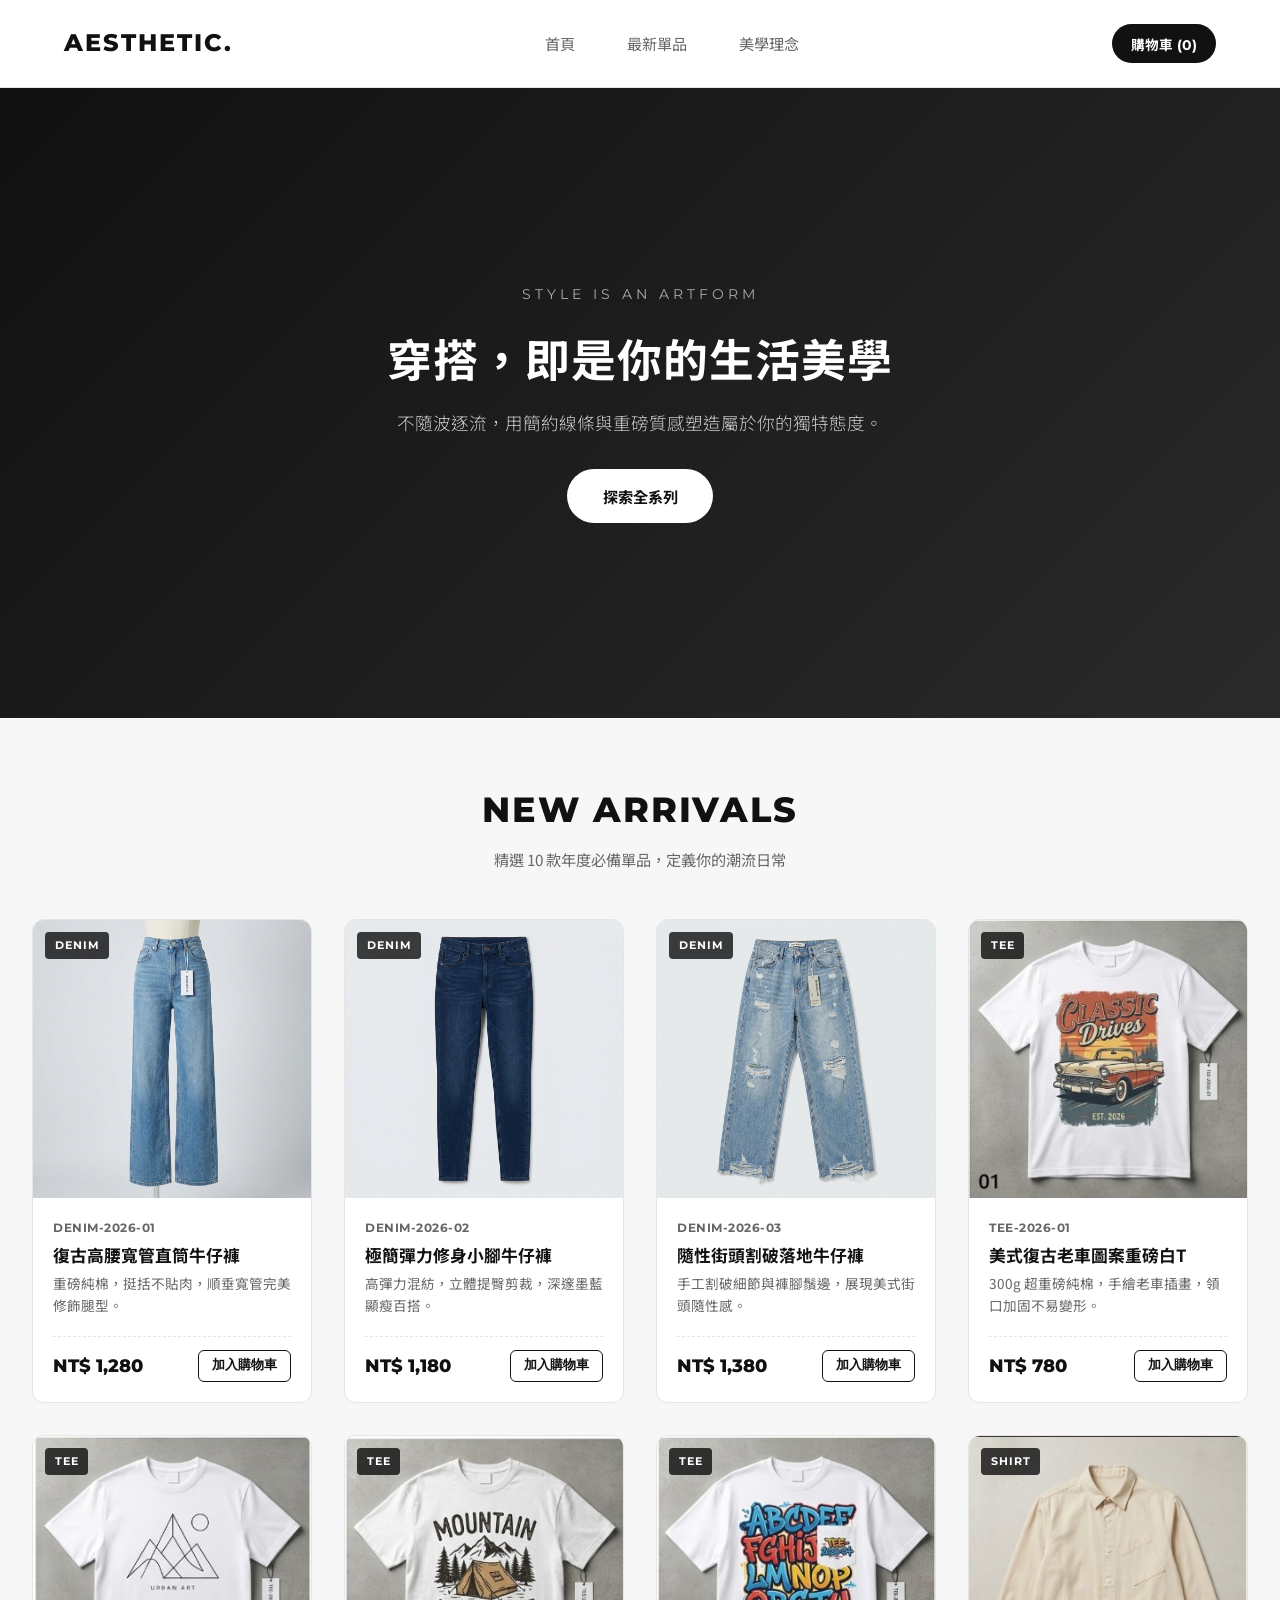
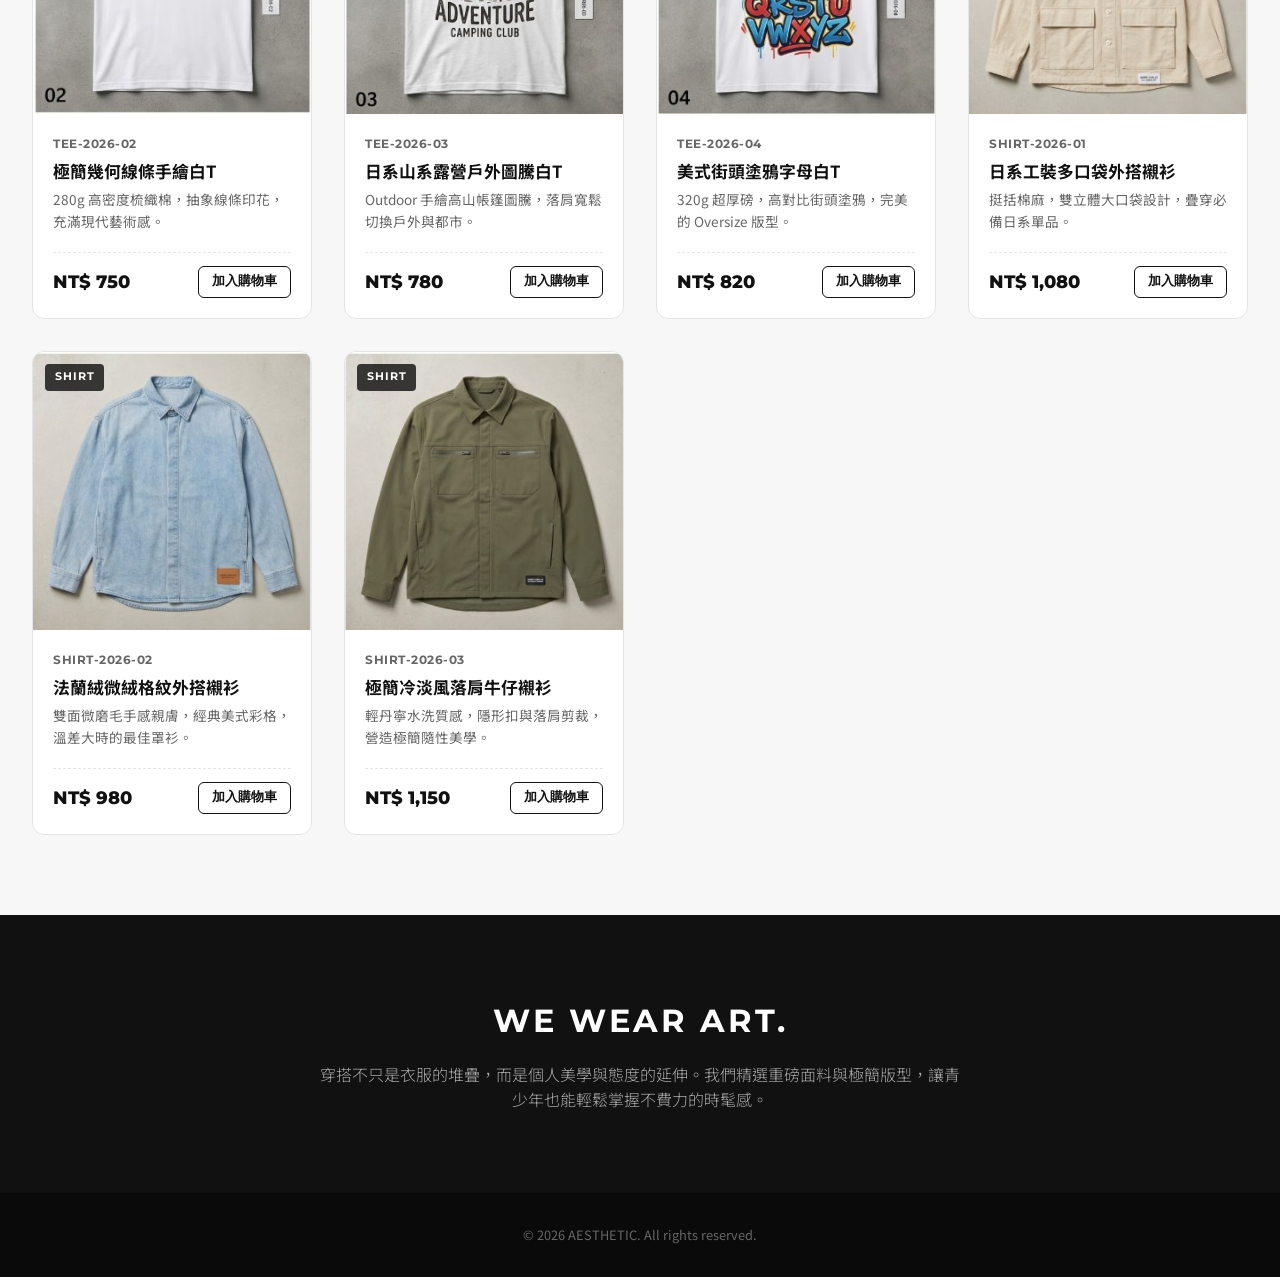
<file: bbcom/index.html>
<!DOCTYPE html>
<html lang="zh-Hant">
<head>
    <meta charset="UTF-8">
    <meta name="viewport" content="width=device-width, initial-scale=1.0">
    <title>AESTHETIC. | 穿搭即美學</title>
    <link rel="stylesheet" href="style.css">
    <!-- Google Fonts 注入潮感字體 -->
    <link rel="preconnect" href="https://fonts.googleapis.com">
    <link rel="preconnect" href="https://fonts.gstatic.com" crossorigin>
    <link href="https://fonts.googleapis.com/css2?family=Montserrat:wght@400;700;800&family=Noto+Sans+TC:wght@300;400;700&display=swap" rel="stylesheet">
</head>
<body>

    <!-- 導覽列 -->
    <header class="navbar">
        <div class="logo">AESTHETIC.</div>
        <nav class="nav-links">
            <a href="#hero">首頁</a>
            <a href="#new-arrivals">最新單品</a>
            <a href="#about">美學理念</a>
        </nav>
        <div class="nav-actions">
            <button class="cart-btn">購物車 (0)</button>
        </div>
    </header>

    <!-- 主視覺 Banner -->
    <section id="hero" class="hero-section">
        <div class="hero-content">
            <span class="tagline">STYLE IS AN ARTFORM</span>
            <h1>穿搭，即是你的生活美學</h1>
            <p>不隨波逐流，用簡約線條與重磅質感塑造屬於你的獨特態度。</p>
            <a href="#new-arrivals" class="cta-button">探索全系列</a>
        </div>
    </section>

    <!-- 商品列表 -->
    <main id="new-arrivals" class="products-section">
        <div class="section-title">
            <h2>NEW ARRIVALS</h2>
            <p>精選 10 款年度必備單品，定義你的潮流日常</p>
        </div>

        <div class="product-grid">
            <!-- 01: 復古高腰寬管直筒牛仔褲 -->
            <div class="product-card">
                <div class="img-container">
                    <img src="images/01.jpg" alt="DENIM-2026-01" loading="lazy">
                    <span class="badge">DENIM</span>
                </div>
                <div class="product-info">
                    <span class="item-code">DENIM-2026-01</span>
                    <h3>復古高腰寬管直筒牛仔褲</h3>
                    <p class="desc">重磅純棉，挺括不貼肉，順垂寬管完美修飾腿型。</p>
                    <div class="card-footer">
                        <span class="price">NT$ 1,280</span>
                        <button class="add-btn">加入購物車</button>
                    </div>
                </div>
            </div>

            <!-- 02: 極簡彈力修身小腳牛仔褲 -->
            <div class="product-card">
                <div class="img-container">
                    <img src="images/02.jpg" alt="DENIM-2026-02" loading="lazy">
                    <span class="badge">DENIM</span>
                </div>
                <div class="product-info">
                    <span class="item-code">DENIM-2026-02</span>
                    <h3>極簡彈力修身小腳牛仔褲</h3>
                    <p class="desc">高彈力混紡，立體提臀剪裁，深邃墨藍顯瘦百搭。</p>
                    <div class="card-footer">
                        <span class="price">NT$ 1,180</span>
                        <button class="add-btn">加入購物車</button>
                    </div>
                </div>
            </div>

            <!-- 03: 隨性街頭割破九分落地牛仔褲 -->
            <div class="product-card">
                <div class="img-container">
                    <img src="images/03.jpg" alt="DENIM-2026-03" loading="lazy">
                    <span class="badge">DENIM</span>
                </div>
                <div class="product-info">
                    <span class="item-code">DENIM-2026-03</span>
                    <h3>隨性街頭割破落地牛仔褲</h3>
                    <p class="desc">手工割破細節與褲腳鬚邊，展現美式街頭隨性感。</p>
                    <div class="card-footer">
                        <span class="price">NT$ 1,380</span>
                        <button class="add-btn">加入購物車</button>
                    </div>
                </div>
            </div>

            <!-- 04: 美式復古老車圖案重磅白T -->
            <div class="product-card">
                <div class="img-container">
                    <img src="images/04.jpg" alt="TEE-2026-01" loading="lazy">
                    <span class="badge">TEE</span>
                </div>
                <div class="product-info">
                    <span class="item-code">TEE-2026-01</span>
                    <h3>美式復古老車圖案重磅白T</h3>
                    <p class="desc">300g 超重磅純棉，手繪老車插畫，領口加固不易變形。</p>
                    <div class="card-footer">
                        <span class="price">NT$ 780</span>
                        <button class="add-btn">加入購物車</button>
                    </div>
                </div>
            </div>

            <!-- 05: 極簡幾何線條手繪白T -->
            <div class="product-card">
                <div class="img-container">
                    <img src="images/05.jpg" alt="TEE-2026-02" loading="lazy">
                    <span class="badge">TEE</span>
                </div>
                <div class="product-info">
                    <span class="item-code">TEE-2026-02</span>
                    <h3>極簡幾何線條手繪白T</h3>
                    <p class="desc">280g 高密度梳織棉，抽象線條印花，充滿現代藝術感。</p>
                    <div class="card-footer">
                        <span class="price">NT$ 750</span>
                        <button class="add-btn">加入購物車</button>
                    </div>
                </div>
            </div>

            <!-- 06: 日系山系露營戶外圖騰白T -->
            <div class="product-card">
                <div class="img-container">
                    <img src="images/06.jpg" alt="TEE-2026-03" loading="lazy">
                    <span class="badge">TEE</span>
                </div>
                <div class="product-info">
                    <span class="item-code">TEE-2026-03</span>
                    <h3>日系山系露營戶外圖騰白T</h3>
                    <p class="desc">Outdoor 手繪高山帳篷圖騰，落肩寬鬆切換戶外與都市。</p>
                    <div class="card-footer">
                        <span class="price">NT$ 780</span>
                        <button class="add-btn">加入購物車</button>
                    </div>
                </div>
            </div>

            <!-- 07: 美式街頭塗鴉字母白T -->
            <div class="product-card">
                <div class="img-container">
                    <img src="images/07.jpg" alt="TEE-2026-04" loading="lazy">
                    <span class="badge">TEE</span>
                </div>
                <div class="product-info">
                    <span class="item-code">TEE-2026-04</span>
                    <h3>美式街頭塗鴉字母白T</h3>
                    <p class="desc">320g 超厚磅，高對比街頭塗鴉，完美的 Oversize 版型。</p>
                    <div class="card-footer">
                        <span class="price">NT$ 820</span>
                        <button class="add-btn">加入購物車</button>
                    </div>
                </div>
            </div>

            <!-- 08: 日系工裝多口袋寬鬆外搭襯衫 -->
            <div class="product-card">
                <div class="img-container">
                    <img src="images/08.jpg" alt="SHIRT-2026-01" loading="lazy">
                    <span class="badge">SHIRT</span>
                </div>
                <div class="product-info">
                    <span class="item-code">SHIRT-2026-01</span>
                    <h3>日系工裝多口袋外搭襯衫</h3>
                    <p class="desc">挺括棉麻，雙立體大口袋設計，疊穿必備日系單品。</p>
                    <div class="card-footer">
                        <span class="price">NT$ 1,080</span>
                        <button class="add-btn">加入購物車</button>
                    </div>
                </div>
            </div>

            <!-- 09: 法蘭絨微絨格紋休閒外搭襯衫 -->
            <div class="product-card">
                <div class="img-container">
                    <img src="images/09.jpg" alt="SHIRT-2026-02" loading="lazy">
                    <span class="badge">SHIRT</span>
                </div>
                <div class="product-info">
                    <span class="item-code">SHIRT-2026-02</span>
                    <h3>法蘭絨微絨格紋外搭襯衫</h3>
                    <p class="desc">雙面微磨毛手感親膚，經典美式彩格，溫差大時的最佳罩衫。</p>
                    <div class="card-footer">
                        <span class="price">NT$ 980</span>
                        <button class="add-btn">加入購物車</button>
                    </div>
                </div>
            </div>

            <!-- 10: 極簡冷淡風落肩牛仔外搭襯衫 -->
            <div class="product-card">
                <div class="img-container">
                    <img src="images/10.jpg" alt="SHIRT-2026-03" loading="lazy">
                    <span class="badge">SHIRT</span>
                </div>
                <div class="product-info">
                    <span class="item-code">SHIRT-2026-03</span>
                    <h3>極簡冷淡風落肩牛仔襯衫</h3>
                    <p class="desc">輕丹寧水洗質感，隱形扣與落肩剪裁，營造極簡隨性美學。</p>
                    <div class="card-footer">
                        <span class="price">NT$ 1,150</span>
                        <button class="add-btn">加入購物車</button>
                    </div>
                </div>
            </div>
        </div>
    </main>

    <!-- 品牌理念區塊 -->
    <section id="about" class="about-section">
        <div class="about-content">
            <h2>WE WEAR ART.</h2>
            <p>穿搭不只是衣服的堆疊，而是個人美學與態度的延伸。我們精選重磅面料與極簡版型，讓青少年也能輕鬆掌握不費力的時髦感。</p>
        </div>
    </section>

    <!-- 頁尾 -->
    <footer class="footer">
        <p>&copy; 2026 AESTHETIC. All rights reserved.</p>
    </footer>

</body>
</html>
</file>
<file: bbcom/style.css>
/* --- 全局設定 --- */
:root {
    --bg-color: #f7f7f8;
    --card-bg: #ffffff;
    --text-main: #111111;
    --text-muted: #666666;
    --accent: #000000;
    --gray-light: #f0f0f2;
    --border-color: #e5e5e5;
    --font-heading: 'Montserrat', 'Noto Sans TC', sans-serif;
    --font-body: 'Noto Sans TC', sans-serif;
}

* {
    margin: 0;
    padding: 0;
    box-sizing: border-box;
}

body {
    background-color: var(--bg-color);
    color: var(--text-main);
    font-family: var(--font-body);
    line-height: 1.6;
    -webkit-font-smoothing: antialiased;
}

/* --- 導覽列 --- */
.navbar {
    display: flex;
    justify-content: space-between;
    align-items: center;
    padding: 1.5rem 5%;
    background-color: rgba(255, 255, 255, 0.9);
    backdrop-filter: blur(10px);
    position: sticky;
    top: 0;
    z-index: 100;
    border-bottom: 1px solid var(--border-color);
}

.logo {
    font-family: var(--font-heading);
    font-weight: 800;
    font-size: 1.5rem;
    letter-spacing: 2px;
}

.nav-links a {
    text-decoration: none;
    color: var(--text-muted);
    margin: 0 1.5rem;
    font-weight: 400;
    font-size: 0.95rem;
    transition: color 0.2s ease;
}

.nav-links a:hover {
    color: var(--text-main);
}

.cart-btn {
    background: var(--text-main);
    color: #fff;
    border: none;
    padding: 0.6rem 1.2rem;
    border-radius: 20px;
    font-family: var(--font-heading);
    font-size: 0.85rem;
    font-weight: 700;
    cursor: pointer;
    transition: transform 0.2s ease, background 0.2s ease;
}

.cart-btn:hover {
    background: #333;
    transform: translateY(-2px);
}

/* --- 主視覺 Hero Section --- */
.hero-section {
    height: 70vh;
    display: flex;
    align-items: center;
    justify-content: center;
    text-align: center;
    background: linear-gradient(135deg, #111 0%, #2a2a2a 100%);
    color: #fff;
    padding: 0 1rem;
}

.hero-content .tagline {
    font-family: var(--font-heading);
    letter-spacing: 4px;
    font-size: 0.85rem;
    color: #aaa;
    display: block;
    margin-bottom: 1rem;
}

.hero-content h1 {
    font-size: 2.8rem;
    font-weight: 700;
    margin-bottom: 1rem;
    letter-spacing: 1px;
}

.hero-content p {
    font-size: 1.1rem;
    color: #ccc;
    max-width: 600px;
    margin: 0 auto 2rem auto;
    font-weight: 300;
}

.cta-button {
    display: inline-block;
    padding: 0.9rem 2.2rem;
    background: #fff;
    color: #111;
    text-decoration: none;
    font-weight: 700;
    font-size: 0.95rem;
    border-radius: 30px;
    transition: all 0.3s ease;
}

.cta-button:hover {
    background: var(--gray-light);
    transform: scale(1.05);
}

/* --- 商品區域 --- */
.products-section {
    max-width: 1300px;
    margin: 4rem auto;
    padding: 0 2rem;
}

.section-title {
    text-align: center;
    margin-bottom: 3rem;
}

.section-title h2 {
    font-family: var(--font-heading);
    font-size: 2.2rem;
    font-weight: 800;
    letter-spacing: 2px;
}

.section-title p {
    color: var(--text-muted);
    font-size: 0.95rem;
    margin-top: 0.5rem;
}

/* 網格排列 (RWD) */
.product-grid {
    display: grid;
    grid-template-columns: repeat(auto-fill, minmax(280px, 1fr));
    gap: 2rem;
}

/* 商品卡片 */
.product-card {
    background: var(--card-bg);
    border-radius: 12px;
    overflow: hidden;
    border: 1px solid var(--border-color);
    transition: transform 0.3s ease, box-shadow 0.3s ease;
    display: flex;
    flex-direction: column;
}

.product-card:hover {
    transform: translateY(-8px);
    box-shadow: 0 12px 24px rgba(0, 0, 0, 0.08);
}

.img-container {
    position: relative;
    width: 100%;
    padding-top: 100%; /* 保持 1:1 正方形比例 */
    background: var(--gray-light);
    overflow: hidden;
}

.img-container img {
    position: absolute;
    top: 0;
    left: 0;
    width: 100%;
    height: 100%;
    object-fit: cover;
    transition: transform 0.5s ease;
}

.product-card:hover .img-container img {
    transform: scale(1.05);
}

.badge {
    position: absolute;
    top: 12px;
    left: 12px;
    background: rgba(0, 0, 0, 0.75);
    color: #fff;
    font-family: var(--font-heading);
    font-size: 0.7rem;
    font-weight: 700;
    padding: 0.3rem 0.6rem;
    border-radius: 4px;
    letter-spacing: 1px;
}

.product-info {
    padding: 1.25rem;
    display: flex;
    flex-direction: column;
    flex-grow: 1;
}

.item-code {
    font-family: var(--font-heading);
    font-size: 0.75rem;
    color: var(--text-muted);
    font-weight: 700;
    letter-spacing: 0.5px;
}

.product-info h3 {
    font-size: 1.05rem;
    font-weight: 700;
    margin: 0.3rem 0;
}

.desc {
    font-size: 0.85rem;
    color: var(--text-muted);
    margin-bottom: 1.2rem;
    flex-grow: 1;
}

.card-footer {
    display: flex;
    justify-content: space-between;
    align-items: center;
    border-top: 1px dashed var(--border-color);
    padding-top: 0.8rem;
}

.price {
    font-family: var(--font-heading);
    font-weight: 800;
    font-size: 1.1rem;
}

.add-btn {
    background: transparent;
    border: 1px solid var(--text-main);
    color: var(--text-main);
    padding: 0.4rem 0.8rem;
    border-radius: 6px;
    font-size: 0.8rem;
    font-weight: 700;
    cursor: pointer;
    transition: all 0.2s ease;
}

.add-btn:hover {
    background: var(--text-main);
    color: #fff;
}

/* --- 品牌理念區塊 --- */
.about-section {
    background: #111;
    color: #fff;
    padding: 5rem 2rem;
    text-align: center;
    margin-top: 5rem;
}

.about-content h2 {
    font-family: var(--font-heading);
    font-size: 2rem;
    letter-spacing: 3px;
    margin-bottom: 1rem;
}

.about-content p {
    max-width: 650px;
    margin: 0 auto;
    color: #aaa;
    font-weight: 300;
    font-size: 1rem;
}

/* --- 頁尾 --- */
.footer {
    text-align: center;
    padding: 2rem;
    background: #0a0a0a;
    color: #666;
    font-size: 0.8rem;
}

/* --- 手機板響應式優化 --- */
@media (max-width: 768px) {
    .navbar {
        padding: 1rem 4%;
    }
    .hero-content h1 {
        font-size: 2rem;
    }
    .hero-content p {
        font-size: 0.95rem;
    }
    .product-grid {
        grid-template-columns: repeat(auto-fill, minmax(220px, 1fr));
        gap: 1.2rem;
    }
}
</file>
